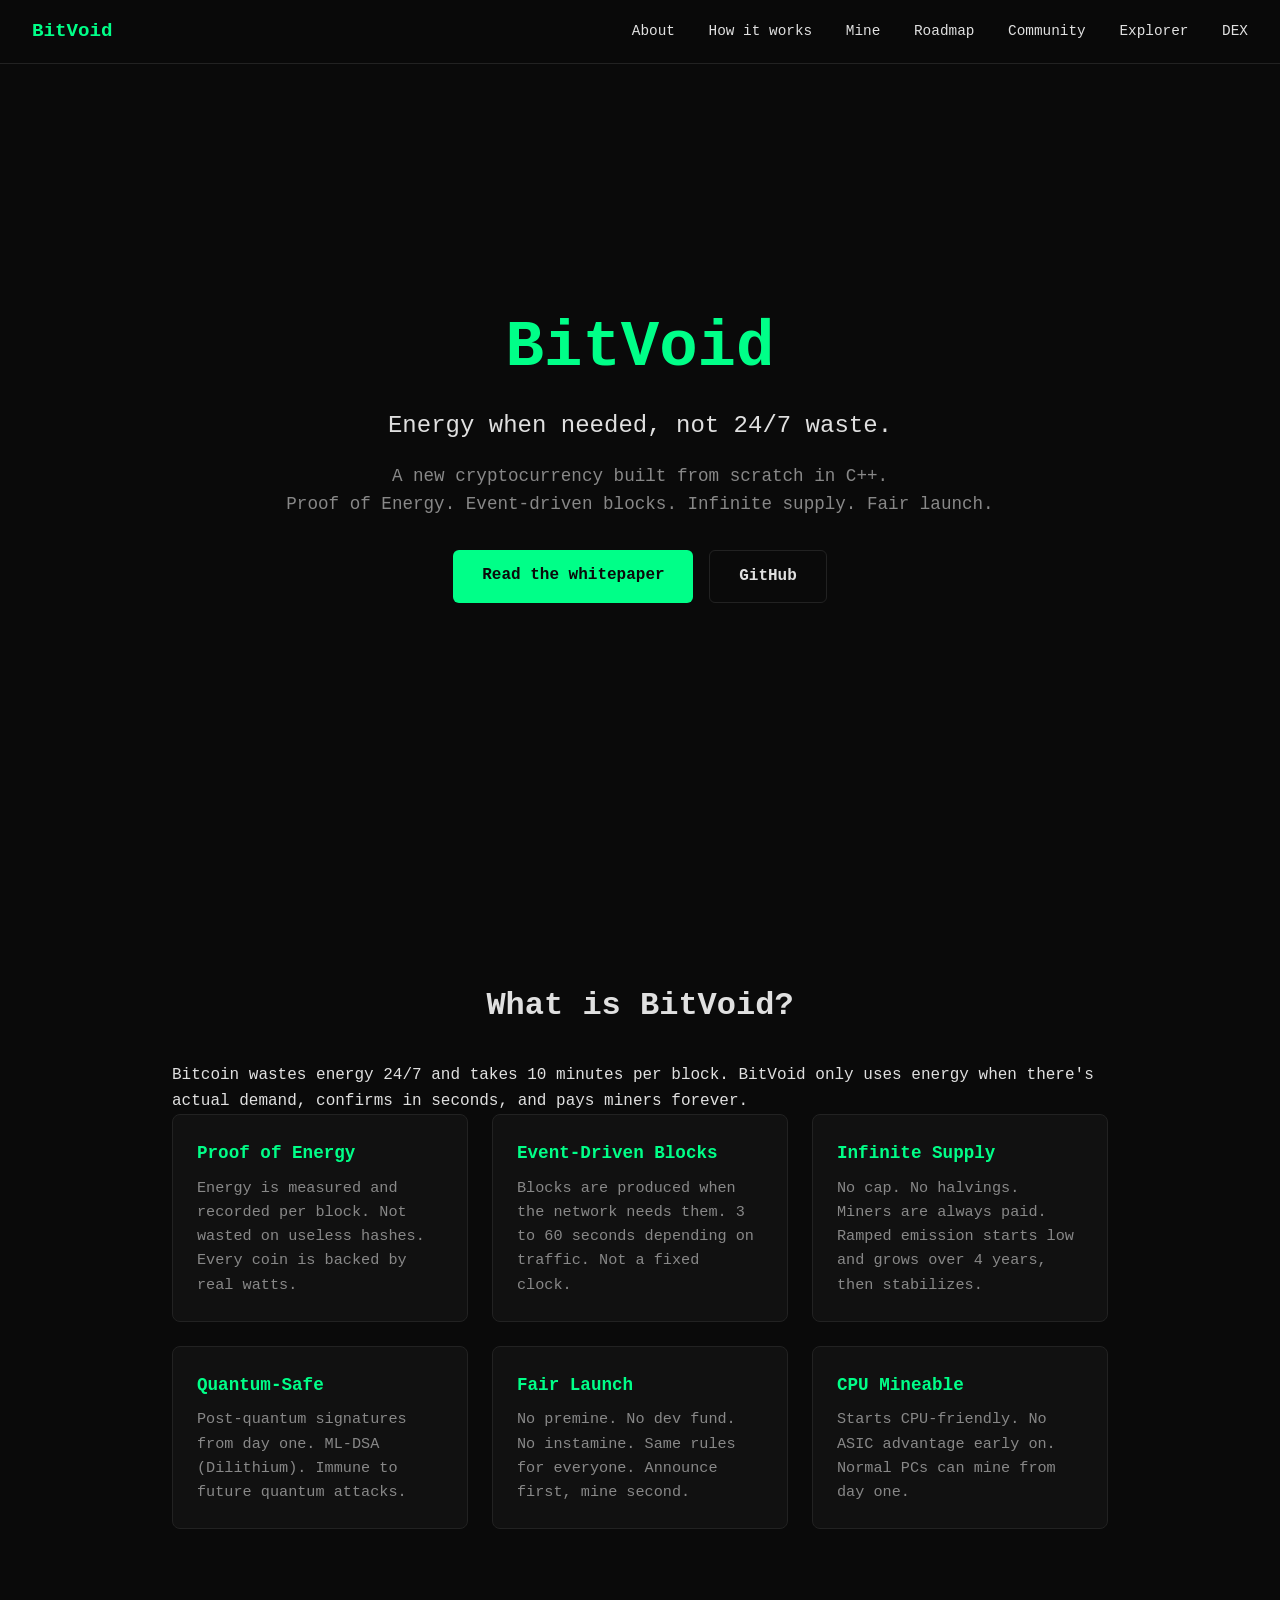
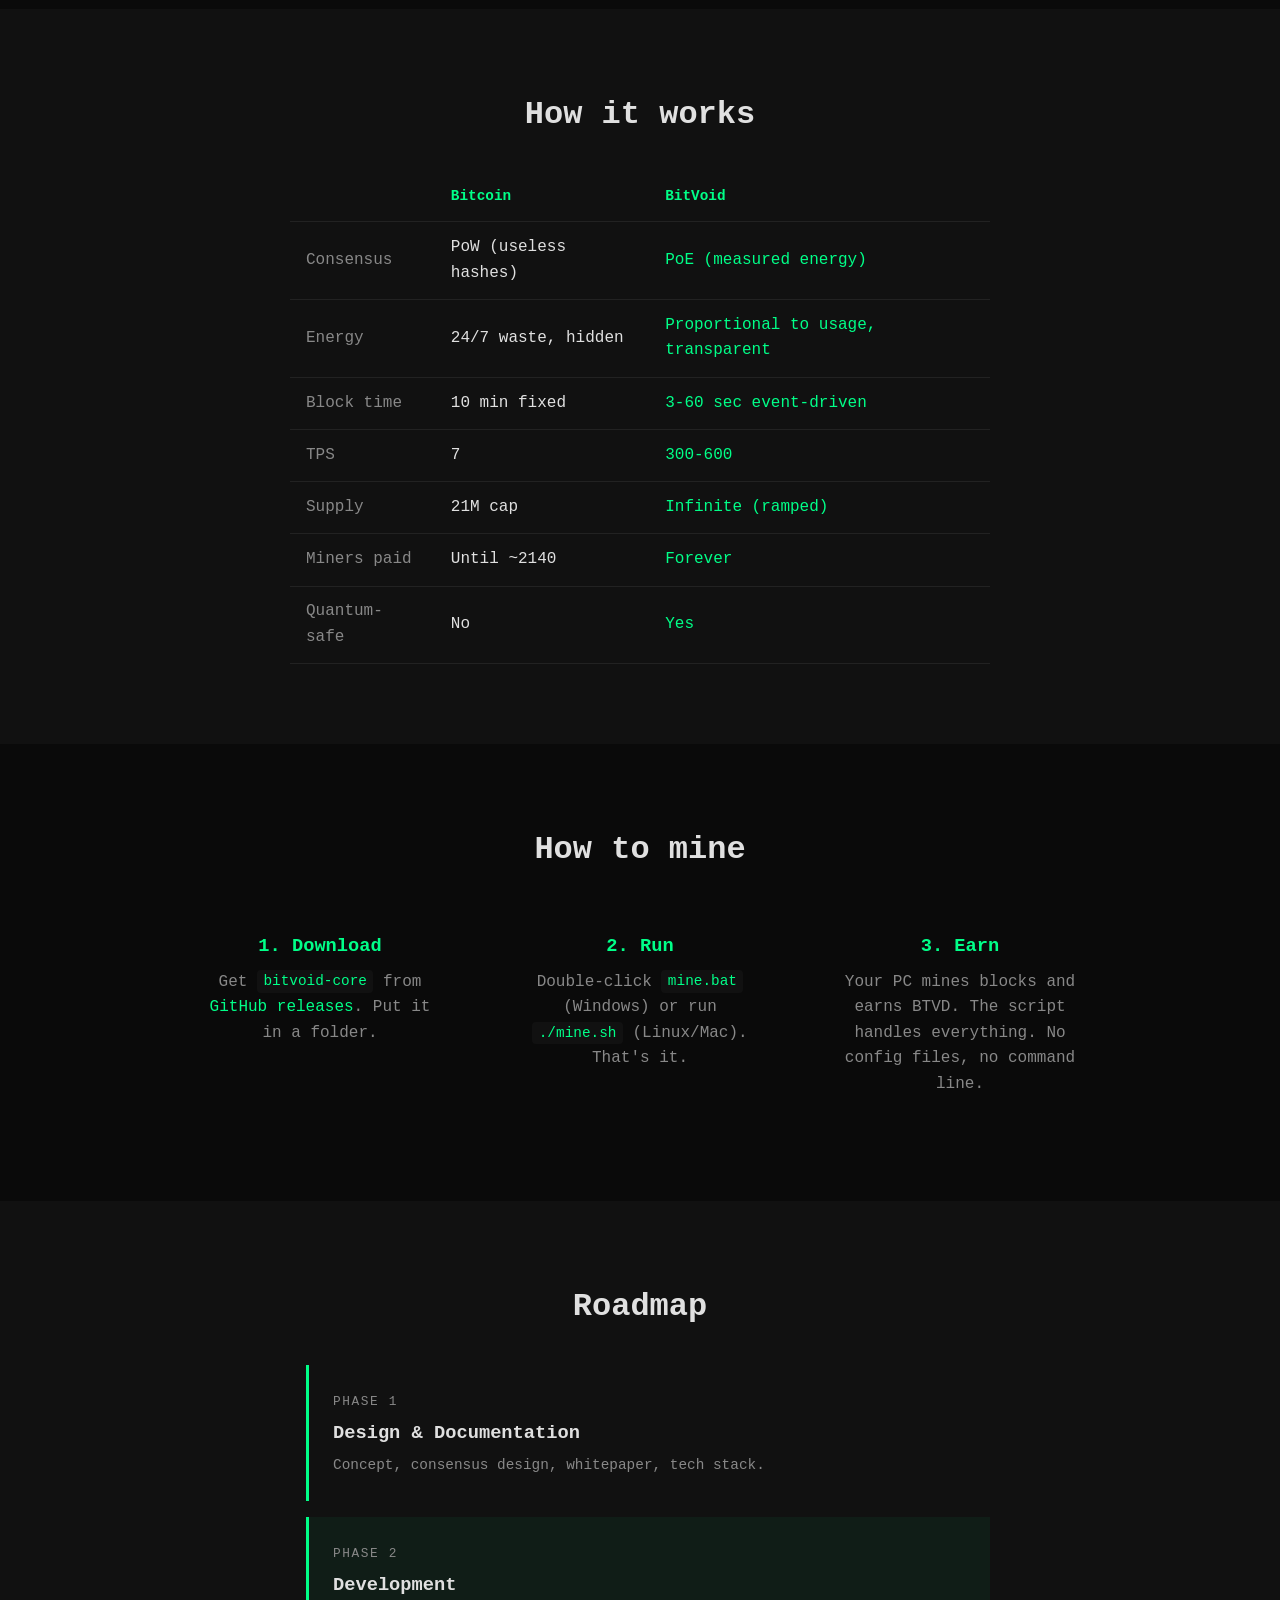
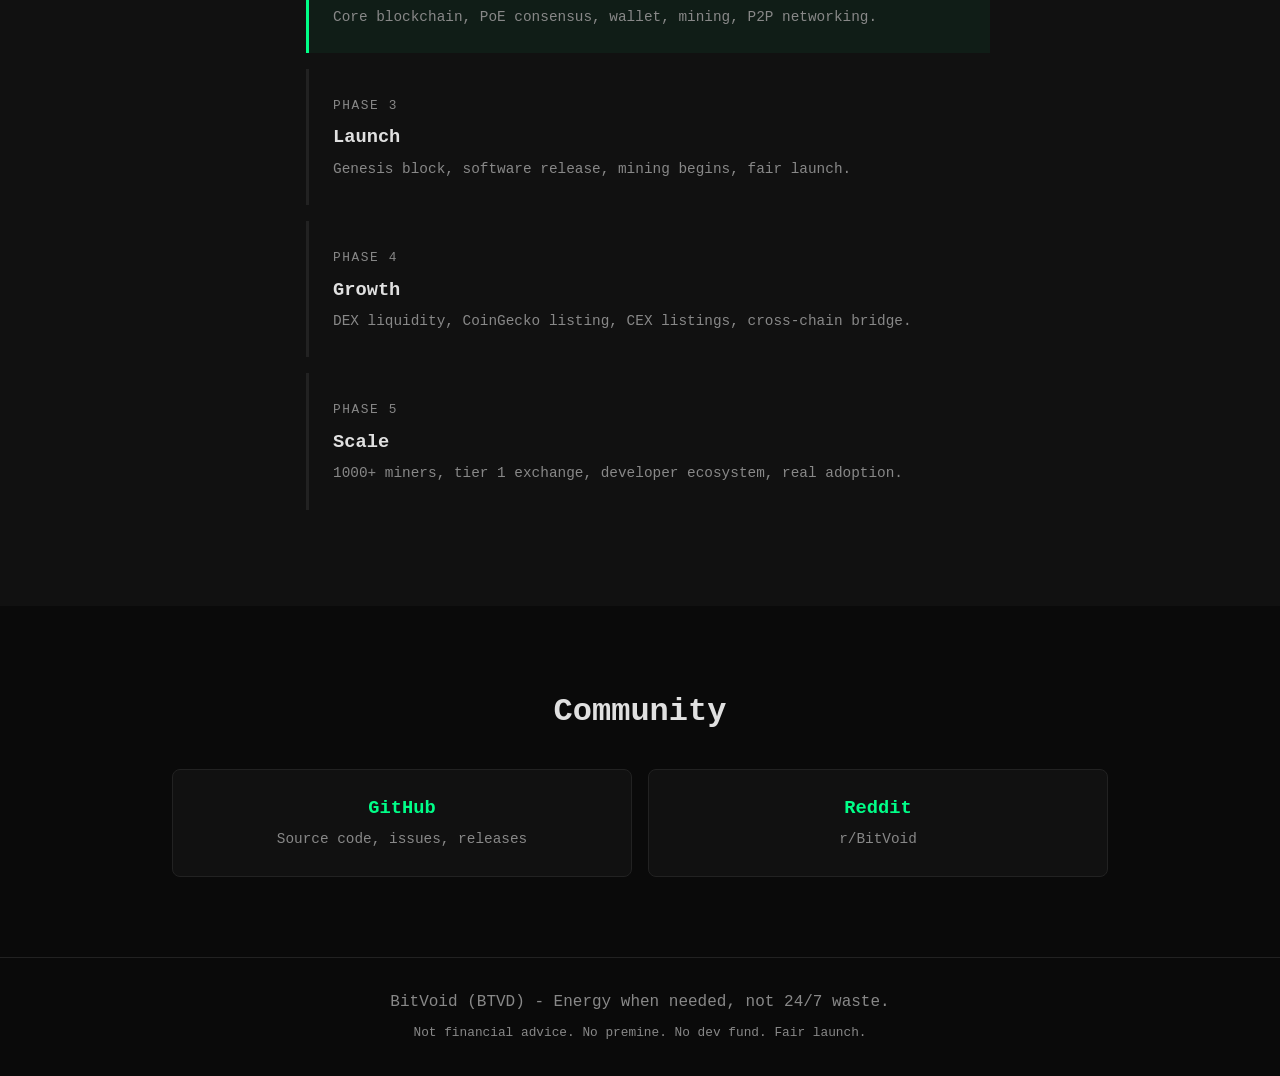
<file: web/index.html>
<!DOCTYPE html>
<html lang="en">
<head>
    <meta charset="UTF-8">
    <meta name="viewport" content="width=device-width, initial-scale=1.0">
    <title>BitVoid (BTVD) - Energy when needed, not 24/7 waste</title>
    <meta name="description" content="BitVoid is a new cryptocurrency built from scratch in C++. Proof of Energy consensus, event-driven blocks, infinite supply. Fair launch, no premine.">
    <link rel="stylesheet" href="style.css">
</head>
<body>
    <nav>
        <div class="nav-logo">BitVoid</div>
        <div class="nav-links">
            <a href="#about">About</a>
            <a href="#how">How it works</a>
            <a href="#mine">Mine</a>
            <a href="#roadmap">Roadmap</a>
            <a href="#community">Community</a>
            <a href="explorer.html">Explorer</a>
            <a href="dex.html">DEX</a>
        </div>
    </nav>

    <section class="hero">
        <h1>BitVoid</h1>
        <p class="tagline">Energy when needed, not 24/7 waste.</p>
        <p class="subtitle">A new cryptocurrency built from scratch in C++.<br>
        Proof of Energy. Event-driven blocks. Infinite supply. Fair launch.</p>
        <div class="hero-buttons">
            <a href="https://github.com/bouclem/BTVD/blob/main/docs/WHITEPAPER.md" class="btn btn-primary">Read the whitepaper</a>
            <a href="https://github.com/bouclem/BTVD/releases" class="btn btn-secondary">GitHub</a>
        </div>
    </section>

    <section id="about" class="section">
        <h2>What is BitVoid?</h2>
        <p>Bitcoin wastes energy 24/7 and takes 10 minutes per block. BitVoid only uses energy when there's actual demand, confirms in seconds, and pays miners forever.</p>
        <div class="features">
            <div class="feature">
                <h3>Proof of Energy</h3>
                <p>Energy is measured and recorded per block. Not wasted on useless hashes. Every coin is backed by real watts.</p>
            </div>
            <div class="feature">
                <h3>Event-Driven Blocks</h3>
                <p>Blocks are produced when the network needs them. 3 to 60 seconds depending on traffic. Not a fixed clock.</p>
            </div>
            <div class="feature">
                <h3>Infinite Supply</h3>
                <p>No cap. No halvings. Miners are always paid. Ramped emission starts low and grows over 4 years, then stabilizes.</p>
            </div>
            <div class="feature">
                <h3>Quantum-Safe</h3>
                <p>Post-quantum signatures from day one. ML-DSA (Dilithium). Immune to future quantum attacks.</p>
            </div>
            <div class="feature">
                <h3>Fair Launch</h3>
                <p>No premine. No dev fund. No instamine. Same rules for everyone. Announce first, mine second.</p>
            </div>
            <div class="feature">
                <h3>CPU Mineable</h3>
                <p>Starts CPU-friendly. No ASIC advantage early on. Normal PCs can mine from day one.</p>
            </div>
        </div>
    </section>

    <section id="how" class="section section-alt">
        <h2>How it works</h2>
        <div class="comparison">
            <table>
                <thead>
                    <tr>
                        <th></th>
                        <th>Bitcoin</th>
                        <th>BitVoid</th>
                    </tr>
                </thead>
                <tbody>
                    <tr><td>Consensus</td><td>PoW (useless hashes)</td><td>PoE (measured energy)</td></tr>
                    <tr><td>Energy</td><td>24/7 waste, hidden</td><td>Proportional to usage, transparent</td></tr>
                    <tr><td>Block time</td><td>10 min fixed</td><td>3-60 sec event-driven</td></tr>
                    <tr><td>TPS</td><td>7</td><td>300-600</td></tr>
                    <tr><td>Supply</td><td>21M cap</td><td>Infinite (ramped)</td></tr>
                    <tr><td>Miners paid</td><td>Until ~2140</td><td>Forever</td></tr>
                    <tr><td>Quantum-safe</td><td>No</td><td>Yes</td></tr>
                </tbody>
            </table>
        </div>
    </section>

    <section id="mine" class="section">
        <h2>How to mine</h2>
        <div class="steps">
            <div class="step">
                <h3>1. Download</h3>
                <p>Get <code>bitvoid-core</code> from <a href="https://github.com/bouclem/BTVD/releases">GitHub releases</a>. Put it in a folder.</p>
            </div>
            <div class="step">
                <h3>2. Run</h3>
                <p>Double-click <code>mine.bat</code> (Windows) or run <code>./mine.sh</code> (Linux/Mac). That's it.</p>
            </div>
            <div class="step">
                <h3>3. Earn</h3>
                <p>Your PC mines blocks and earns BTVD. The script handles everything. No config files, no command line.</p>
            </div>
        </div>
    </section>

    <section id="roadmap" class="section section-alt">
        <h2>Roadmap</h2>
        <div class="roadmap">
            <div class="roadmap-item done">
                <span class="phase">Phase 1</span>
                <h3>Design & Documentation</h3>
                <p>Concept, consensus design, whitepaper, tech stack.</p>
            </div>
            <div class="roadmap-item current">
                <span class="phase">Phase 2</span>
                <h3>Development</h3>
                <p>Core blockchain, PoE consensus, wallet, mining, P2P networking.</p>
            </div>
            <div class="roadmap-item">
                <span class="phase">Phase 3</span>
                <h3>Launch</h3>
                <p>Genesis block, software release, mining begins, fair launch.</p>
            </div>
            <div class="roadmap-item">
                <span class="phase">Phase 4</span>
                <h3>Growth</h3>
                <p>DEX liquidity, CoinGecko listing, CEX listings, cross-chain bridge.</p>
            </div>
            <div class="roadmap-item">
                <span class="phase">Phase 5</span>
                <h3>Scale</h3>
                <p>1000+ miners, tier 1 exchange, developer ecosystem, real adoption.</p>
            </div>
        </div>
    </section>

    <section id="community" class="section">
        <h2>Community</h2>
        <div class="community-links">
            <a href="https://github.com/bouclem/BTVD/releases" class="community-link">
                <h3>GitHub</h3>
                <p>Source code, issues, releases</p>
            </a>
            <a href="https://reddit.com/r/BitVoid" class="community-link">
                <h3>Reddit</h3>
                <p>r/BitVoid</p>
            </a>
        </div>
    </section>

    <footer>
        <p>BitVoid (BTVD) - Energy when needed, not 24/7 waste.</p>
        <p class="footer-small">Not financial advice. No premine. No dev fund. Fair launch.</p>
    </footer>
</body>
</html>
</file>
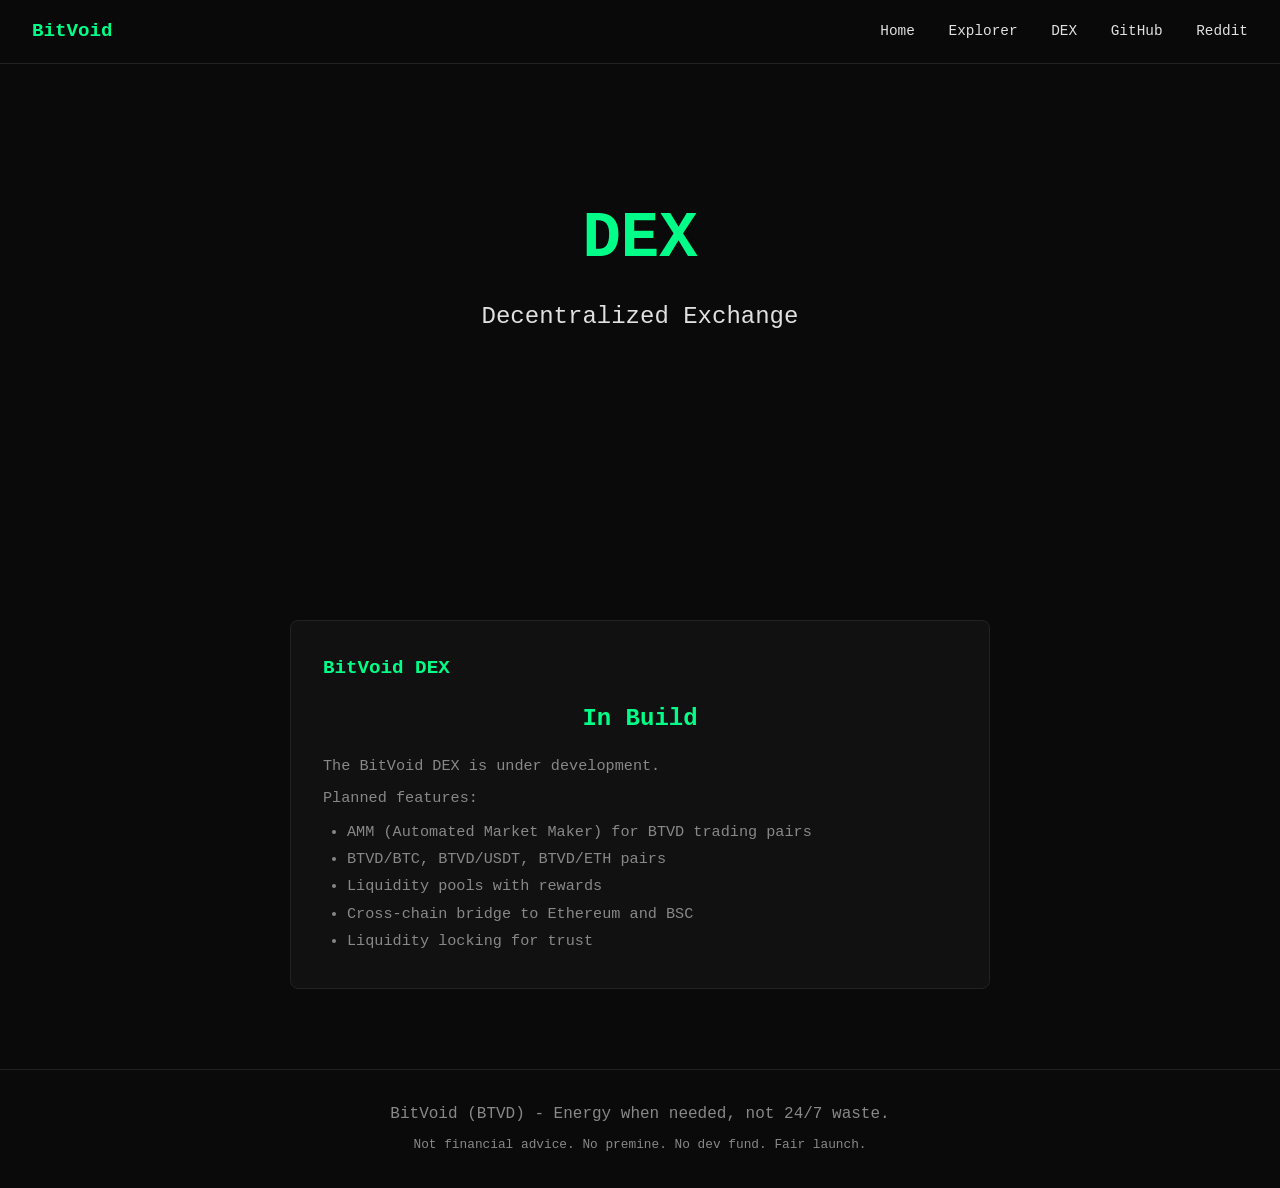
<file: web/dex.html>
<!DOCTYPE html>
<html lang="en">
<head>
    <meta charset="UTF-8">
    <meta name="viewport" content="width=device-width, initial-scale=1.0">
    <title>BitVoid DEX - Decentralized Exchange</title>
    <meta name="description" content="BitVoid DEX. Trade BTVD against other assets.">
    <link rel="stylesheet" href="style.css">
</head>
<body>
    <nav>
        <div class="nav-logo"><a href="index.html">BitVoid</a></div>
        <div class="nav-links">
            <a href="index.html">Home</a>
            <a href="explorer.html">Explorer</a>
            <a href="dex.html">DEX</a>
            <a href="https://github.com/bouclem/BTVD/releases">GitHub</a>
            <a href="https://reddit.com/r/BitVoid">Reddit</a>
        </div>
    </nav>

    <section class="hero" style="min-height: 60vh;">
        <h1>DEX</h1>
        <p class="tagline">Decentralized Exchange</p>
    </section>

    <section class="section">
        <div class="status-card">
            <h3>BitVoid DEX</h3>
            <div id="dex-info">
                <p class="in-build">In Build</p>
                <p class="status-detail">The BitVoid DEX is under development.</p>
                <p class="status-detail">Planned features:</p>
                <ul class="status-list">
                    <li>AMM (Automated Market Maker) for BTVD trading pairs</li>
                    <li>BTVD/BTC, BTVD/USDT, BTVD/ETH pairs</li>
                    <li>Liquidity pools with rewards</li>
                    <li>Cross-chain bridge to Ethereum and BSC</li>
                    <li>Liquidity locking for trust</li>
                </ul>
            </div>
        </div>
    </section>

    <footer>
        <p>BitVoid (BTVD) - Energy when needed, not 24/7 waste.</p>
        <p class="footer-small">Not financial advice. No premine. No dev fund. Fair launch.</p>
    </footer>
</body>
</html>
</file>
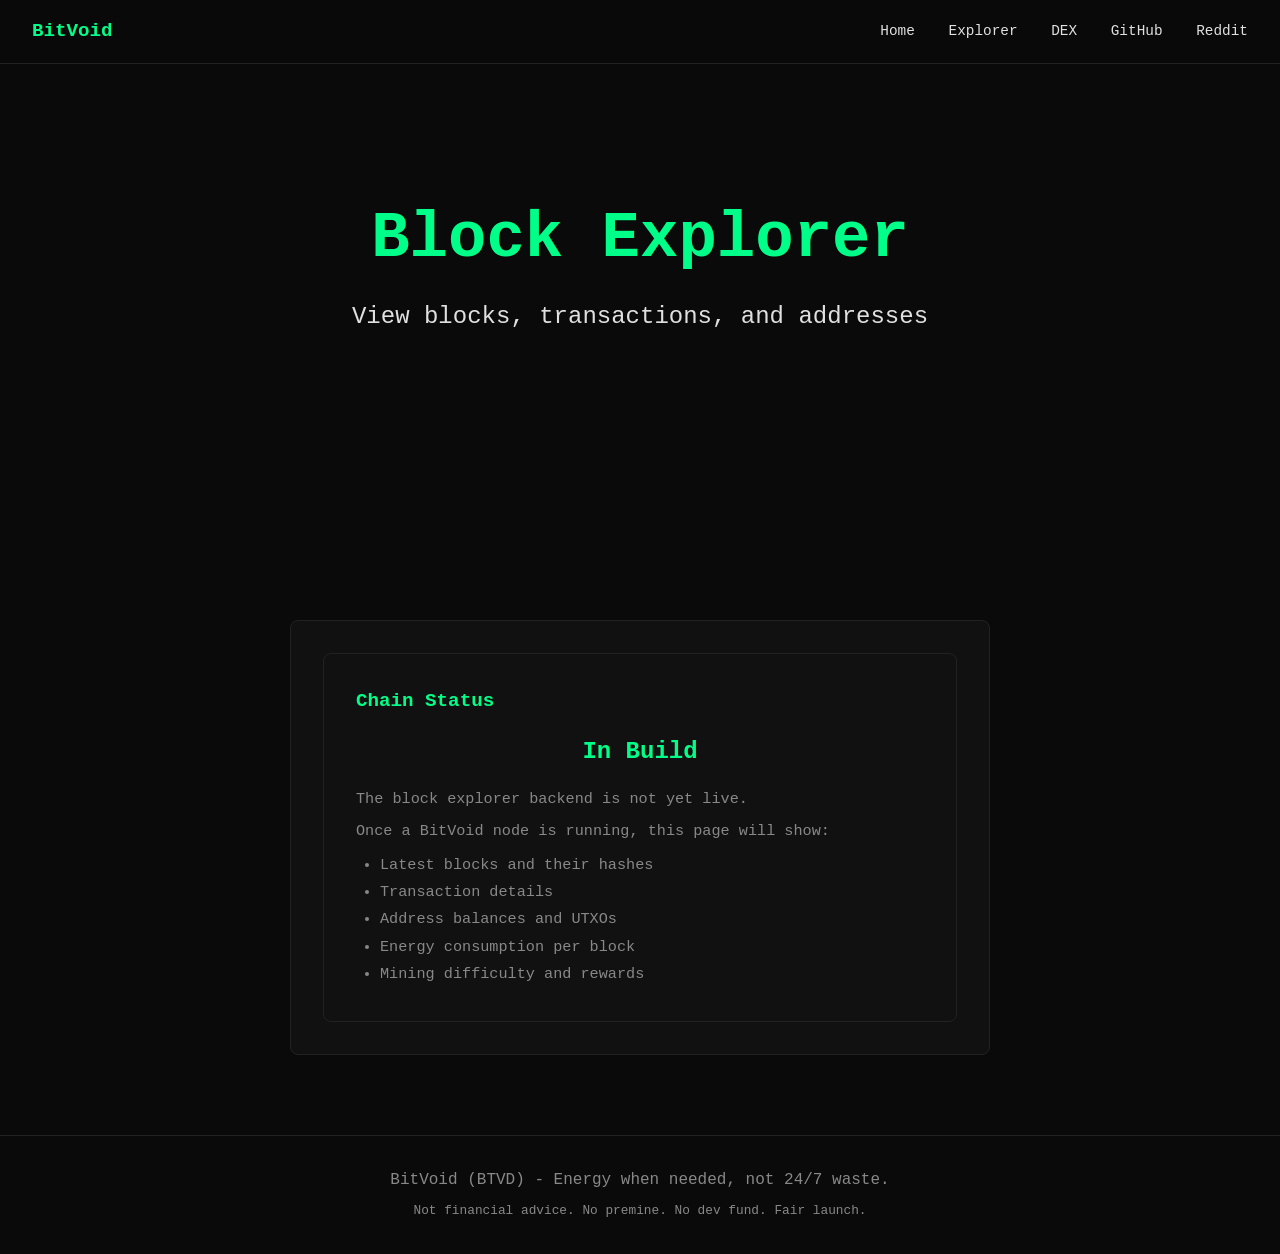
<file: web/explorer.html>
<!DOCTYPE html>
<html lang="en">
<head>
    <meta charset="UTF-8">
    <meta name="viewport" content="width=device-width, initial-scale=1.0">
    <title>BitVoid Explorer - Block Explorer</title>
    <meta name="description" content="BitVoid block explorer. View blocks, transactions, and addresses.">
    <link rel="stylesheet" href="style.css">
</head>
<body>
    <nav>
        <div class="nav-logo"><a href="index.html">BitVoid</a></div>
        <div class="nav-links">
            <a href="index.html">Home</a>
            <a href="explorer.html">Explorer</a>
            <a href="dex.html">DEX</a>
            <a href="https://github.com/bouclem/BTVD/releases">GitHub</a>
            <a href="https://reddit.com/r/BitVoid">Reddit</a>
        </div>
    </nav>

    <section class="hero" style="min-height: 60vh;">
        <h1>Block Explorer</h1>
        <p class="tagline">View blocks, transactions, and addresses</p>
    </section>

    <section class="section">
        <div id="explorer-status" class="explorer-status">
            <div class="status-card">
                <h3>Chain Status</h3>
                <div id="chain-info">
                    <p class="in-build">In Build</p>
                    <p class="status-detail">The block explorer backend is not yet live.</p>
                    <p class="status-detail">Once a BitVoid node is running, this page will show:</p>
                    <ul class="status-list">
                        <li>Latest blocks and their hashes</li>
                        <li>Transaction details</li>
                        <li>Address balances and UTXOs</li>
                        <li>Energy consumption per block</li>
                        <li>Mining difficulty and rewards</li>
                    </ul>
                </div>
            </div>
        </div>

        <div id="explorer-content" style="display: none;">
            <div class="explorer-search">
                <input type="text" id="search-input" placeholder="Search block height, tx hash, or address..." class="search-input">
                <button id="search-btn" class="btn btn-primary">Search</button>
            </div>

            <div id="search-results" class="search-results"></div>

            <h3>Recent Blocks</h3>
            <div id="blocks-list" class="blocks-list"></div>
        </div>
    </section>

    <footer>
        <p>BitVoid (BTVD) - Energy when needed, not 24/7 waste.</p>
        <p class="footer-small">Not financial advice. No premine. No dev fund. Fair launch.</p>
    </footer>

    <script src="explorer.js"></script>
</body>
</html>
</file>
<file: web/style.css>
:root {
    --bg: #0a0a0a;
    --bg-alt: #111111;
    --text: #e0e0e0;
    --text-dim: #888888;
    --accent: #00ff88;
    --accent-dim: #00cc6a;
    --border: #222222;
}

* {
    margin: 0;
    padding: 0;
    box-sizing: border-box;
}

body {
    font-family: -apple-system, BlinkMacSystemFont, "Segoe UI", Roboto, monospace;
    background: var(--bg);
    color: var(--text);
    line-height: 1.6;
}

a {
    color: var(--accent);
    text-decoration: none;
}

a:hover {
    text-decoration: underline;
}

/* Nav */
nav {
    position: fixed;
    top: 0;
    width: 100%;
    display: flex;
    justify-content: space-between;
    align-items: center;
    padding: 1rem 2rem;
    background: rgba(10, 10, 10, 0.95);
    border-bottom: 1px solid var(--border);
    z-index: 100;
}

.nav-logo {
    font-weight: bold;
    font-size: 1.2rem;
    color: var(--accent);
}

.nav-links a {
    color: var(--text);
    margin-left: 1.5rem;
    font-size: 0.9rem;
}

.nav-links a:hover {
    color: var(--accent);
    text-decoration: none;
}

/* Hero */
.hero {
    min-height: 100vh;
    display: flex;
    flex-direction: column;
    justify-content: center;
    align-items: center;
    text-align: center;
    padding: 2rem;
}

.hero h1 {
    font-size: 4rem;
    color: var(--accent);
    margin-bottom: 0.5rem;
}

.tagline {
    font-size: 1.5rem;
    color: var(--text);
    margin-bottom: 1rem;
}

.subtitle {
    color: var(--text-dim);
    font-size: 1.1rem;
    margin-bottom: 2rem;
}

.hero-buttons {
    display: flex;
    gap: 1rem;
}

.btn {
    padding: 0.8rem 1.8rem;
    border-radius: 6px;
    font-size: 1rem;
    font-weight: 600;
    transition: all 0.2s;
}

.btn-primary {
    background: var(--accent);
    color: var(--bg);
}

.btn-primary:hover {
    background: var(--accent-dim);
    text-decoration: none;
}

.btn-secondary {
    border: 1px solid var(--border);
    color: var(--text);
}

.btn-secondary:hover {
    border-color: var(--accent);
    text-decoration: none;
}

/* Sections */
.section {
    padding: 5rem 2rem;
    max-width: 1000px;
    margin: 0 auto;
}

.section-alt {
    background: var(--bg-alt);
    max-width: none;
}

.section h2 {
    font-size: 2rem;
    margin-bottom: 2rem;
    text-align: center;
}

/* Features */
.features {
    display: grid;
    grid-template-columns: repeat(auto-fit, minmax(280px, 1fr));
    gap: 1.5rem;
}

.feature {
    background: var(--bg-alt);
    border: 1px solid var(--border);
    border-radius: 8px;
    padding: 1.5rem;
}

.feature h3 {
    color: var(--accent);
    margin-bottom: 0.5rem;
    font-size: 1.1rem;
}

.feature p {
    color: var(--text-dim);
    font-size: 0.95rem;
}

/* Comparison table */
.comparison {
    max-width: 700px;
    margin: 0 auto;
}

table {
    width: 100%;
    border-collapse: collapse;
}

th, td {
    padding: 0.8rem 1rem;
    text-align: left;
    border-bottom: 1px solid var(--border);
}

th {
    color: var(--accent);
    font-size: 0.9rem;
}

td:first-child {
    color: var(--text-dim);
}

td:last-child {
    color: var(--accent);
}

/* Steps */
.steps {
    display: grid;
    grid-template-columns: repeat(auto-fit, minmax(250px, 1fr));
    gap: 1.5rem;
}

.step {
    text-align: center;
    padding: 1.5rem;
}

.step h3 {
    color: var(--accent);
    margin-bottom: 0.5rem;
}

.step p {
    color: var(--text-dim);
}

code {
    background: var(--bg-alt);
    padding: 0.2rem 0.4rem;
    border-radius: 4px;
    font-size: 0.9rem;
    color: var(--accent);
}

/* Roadmap */
.roadmap {
    max-width: 700px;
    margin: 0 auto;
}

.roadmap-item {
    padding: 1.5rem;
    border-left: 3px solid var(--border);
    margin-bottom: 1rem;
    margin-left: 1rem;
}

.roadmap-item.done {
    border-left-color: var(--accent);
}

.roadmap-item.current {
    border-left-color: var(--accent);
    background: rgba(0, 255, 136, 0.05);
}

.roadmap-item .phase {
    color: var(--text-dim);
    font-size: 0.8rem;
    text-transform: uppercase;
    letter-spacing: 0.1rem;
}

.roadmap-item h3 {
    color: var(--text);
    margin: 0.3rem 0;
}

.roadmap-item p {
    color: var(--text-dim);
    font-size: 0.9rem;
}

/* Community */
.community-links {
    display: grid;
    grid-template-columns: repeat(auto-fit, minmax(200px, 1fr));
    gap: 1rem;
}

.community-link {
    display: block;
    background: var(--bg-alt);
    border: 1px solid var(--border);
    border-radius: 8px;
    padding: 1.5rem;
    text-align: center;
    transition: border-color 0.2s;
}

.community-link:hover {
    border-color: var(--accent);
    text-decoration: none;
}

.community-link h3 {
    color: var(--accent);
    margin-bottom: 0.3rem;
}

.community-link p {
    color: var(--text-dim);
    font-size: 0.9rem;
}

/* Footer */
footer {
    text-align: center;
    padding: 2rem;
    border-top: 1px solid var(--border);
    color: var(--text-dim);
}

.footer-small {
    font-size: 0.8rem;
    margin-top: 0.5rem;
}

/* Mobile */
@media (max-width: 600px) {
    .hero h1 {
        font-size: 2.5rem;
    }
    .tagline {
        font-size: 1.1rem;
    }
    .nav-links {
        display: none;
    }
    .hero-buttons {
        flex-direction: column;
    }
}

/* Explorer & DEX */
.explorer-status, .status-card {
    max-width: 700px;
    margin: 0 auto;
    background: var(--bg-alt);
    border: 1px solid var(--border);
    border-radius: 8px;
    padding: 2rem;
}

.status-card h3 {
    color: var(--accent);
    margin-bottom: 1rem;
    font-size: 1.2rem;
}

.in-build {
    font-size: 1.5rem;
    color: var(--accent);
    text-align: center;
    margin-bottom: 1rem;
    font-weight: bold;
}

.status-detail {
    color: var(--text-dim);
    font-size: 0.95rem;
    margin-bottom: 0.5rem;
}

.status-list {
    color: var(--text-dim);
    font-size: 0.95rem;
    margin: 0.5rem 0 0 1.5rem;
    line-height: 1.8;
}

.explorer-search {
    display: flex;
    gap: 0.5rem;
    margin-bottom: 2rem;
    max-width: 700px;
}

.search-input {
    flex: 1;
    padding: 0.7rem 1rem;
    background: var(--bg-alt);
    border: 1px solid var(--border);
    border-radius: 6px;
    color: var(--text);
    font-size: 0.95rem;
    font-family: inherit;
}

.search-input:focus {
    outline: none;
    border-color: var(--accent);
}

.search-results {
    margin-bottom: 2rem;
}

.blocks-list table {
    width: 100%;
}
</file>
